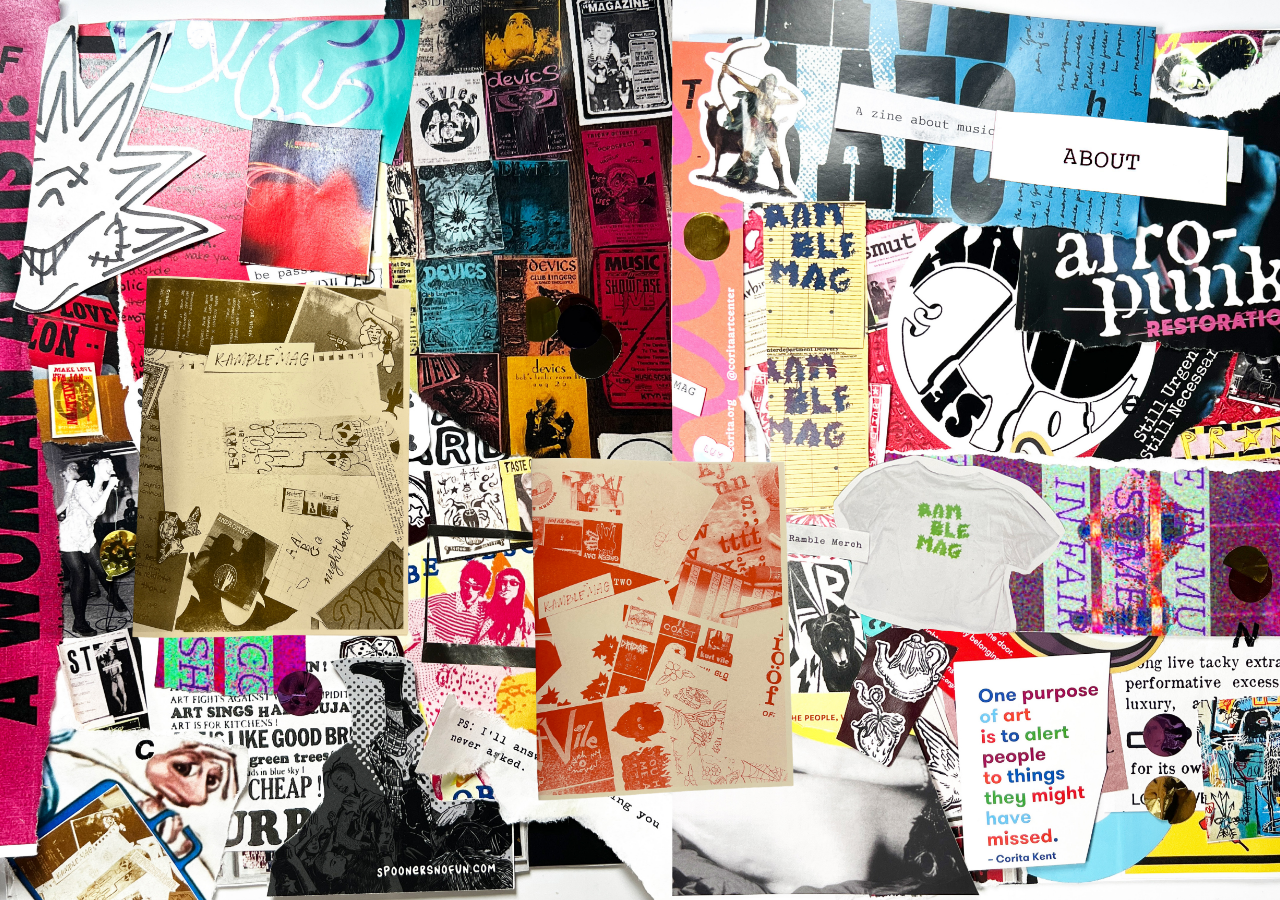
<file: index.html>
<!DOCTYPE html>
<html lang="en">
<head>
    <meta charset="UTF-8">
    <meta name="viewport" content="width=device-width, initial-scale=1.0">
    <title>Ramble Mag Online Zine</title>
    <link rel="stylesheet" href="index.css">
</head>
<body class="perspective">
    <div id="title"></div>

    <!-- Squares will be added by JavaScript -->

    <script src="index.js"></script>
</body>
</html>
</file>
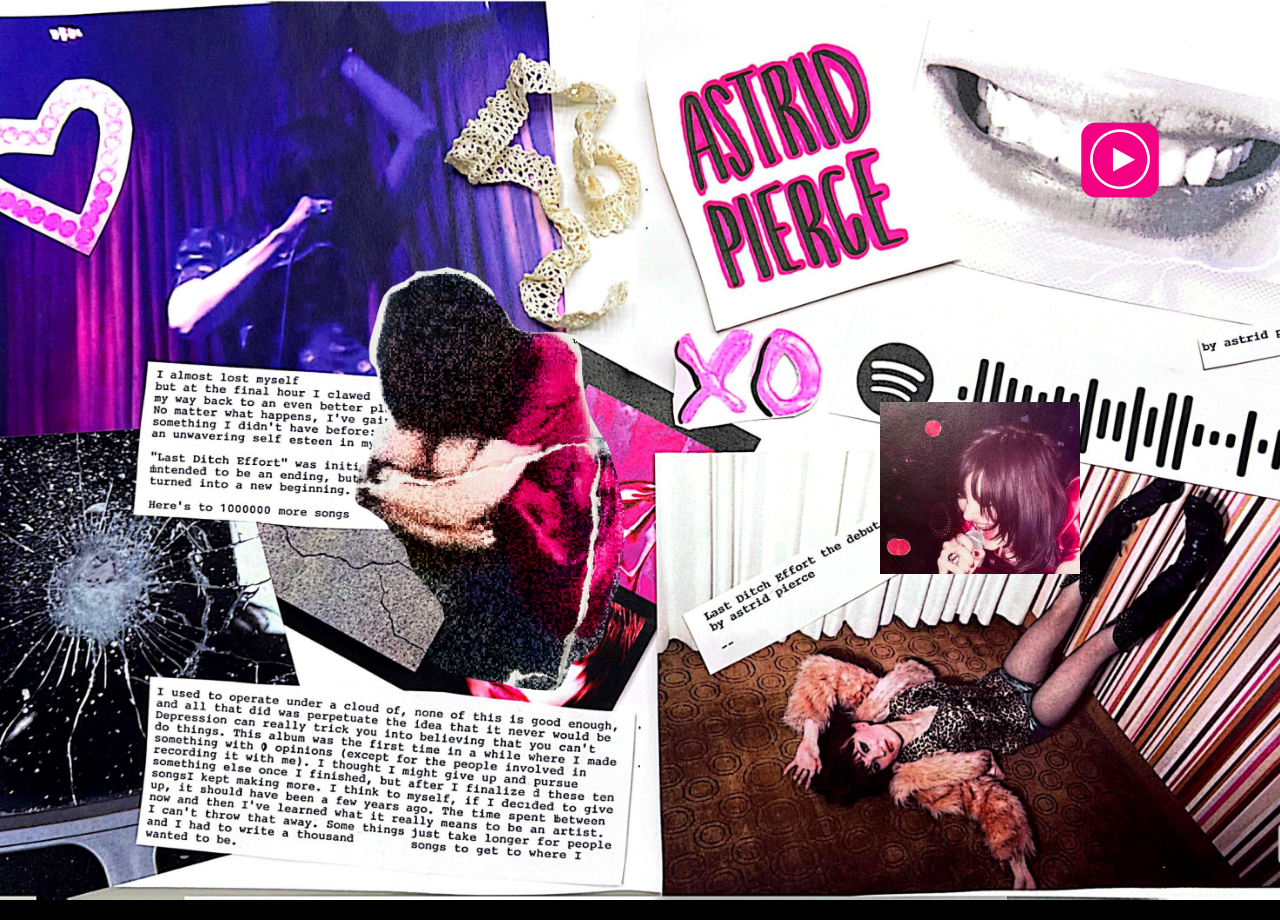
<file: astrid.html>
<!DOCTYPE html>
<html lang="en">
<head>
    <meta charset="UTF-8">
    <meta name="viewport" content="width=device-width, initial-scale=1.0">
    <title>Ramble Mag : Astrid Pierce</title>
    <link rel="stylesheet" href="astrid.css">
</head>

<body class="perspective">

<div id="title"></div>

<!-- Audio element -->
<audio id="myAudio">
    <source src="astrid/song.mp3" type="audio/mpeg">
</audio>

<!-- Load JS LAST -->
<script src="astrid.js"></script>

</body>
</html>
</file>
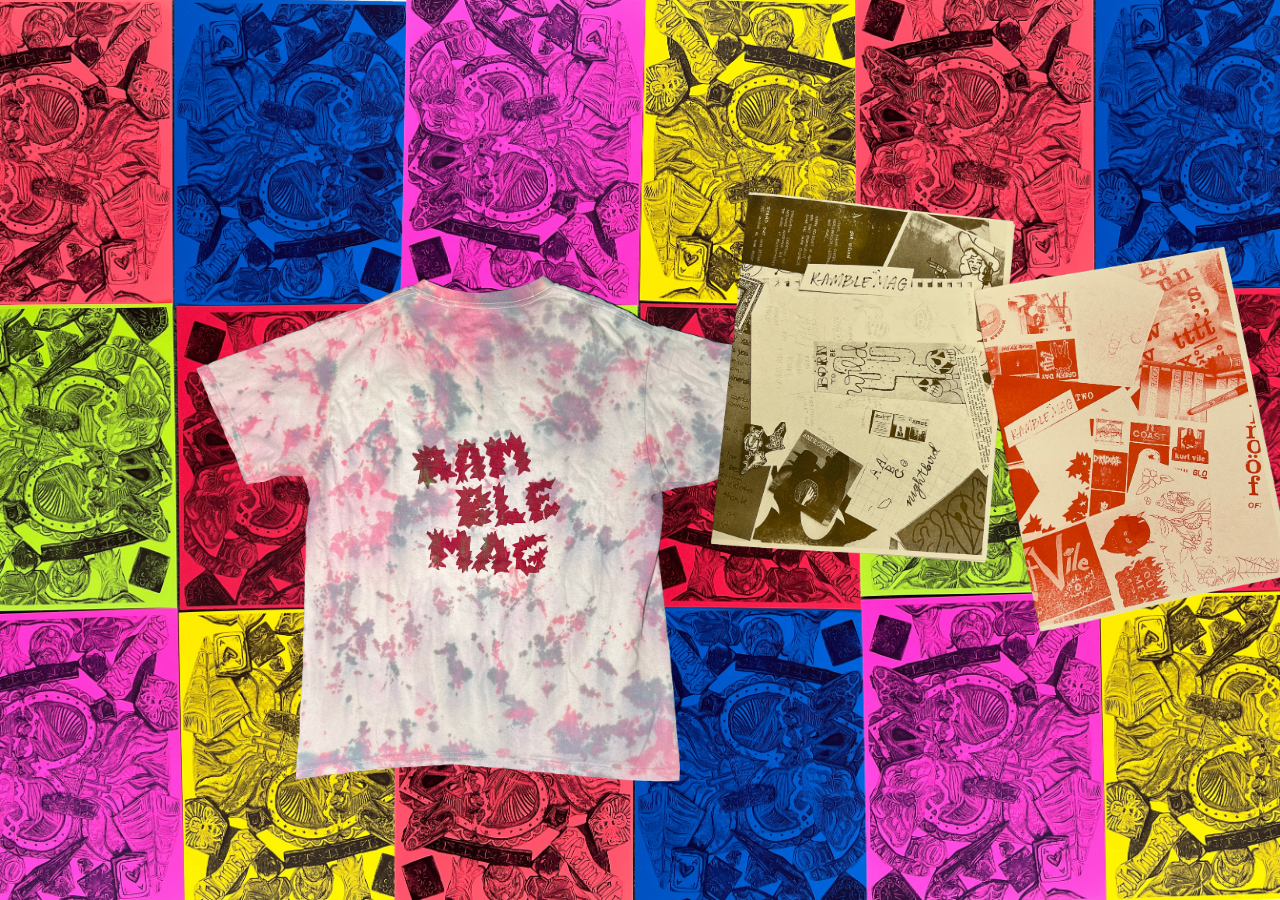
<file: merch.html>
<!DOCTYPE html>
<html lang="en">
<head>
    <meta charset="UTF-8">
    <meta name="viewport" content="width=device-width, initial-scale=1.0">
    <title>Ramble Mag Online Merch Site</title>
    <link rel="stylesheet" href="merch.css">
</head>
<body class="perspective">
    <div id="title"></div>

    <!-- Squares will be added by JavaScript -->

    <script src="merch.js"></script>
</body>
</html>
</file>
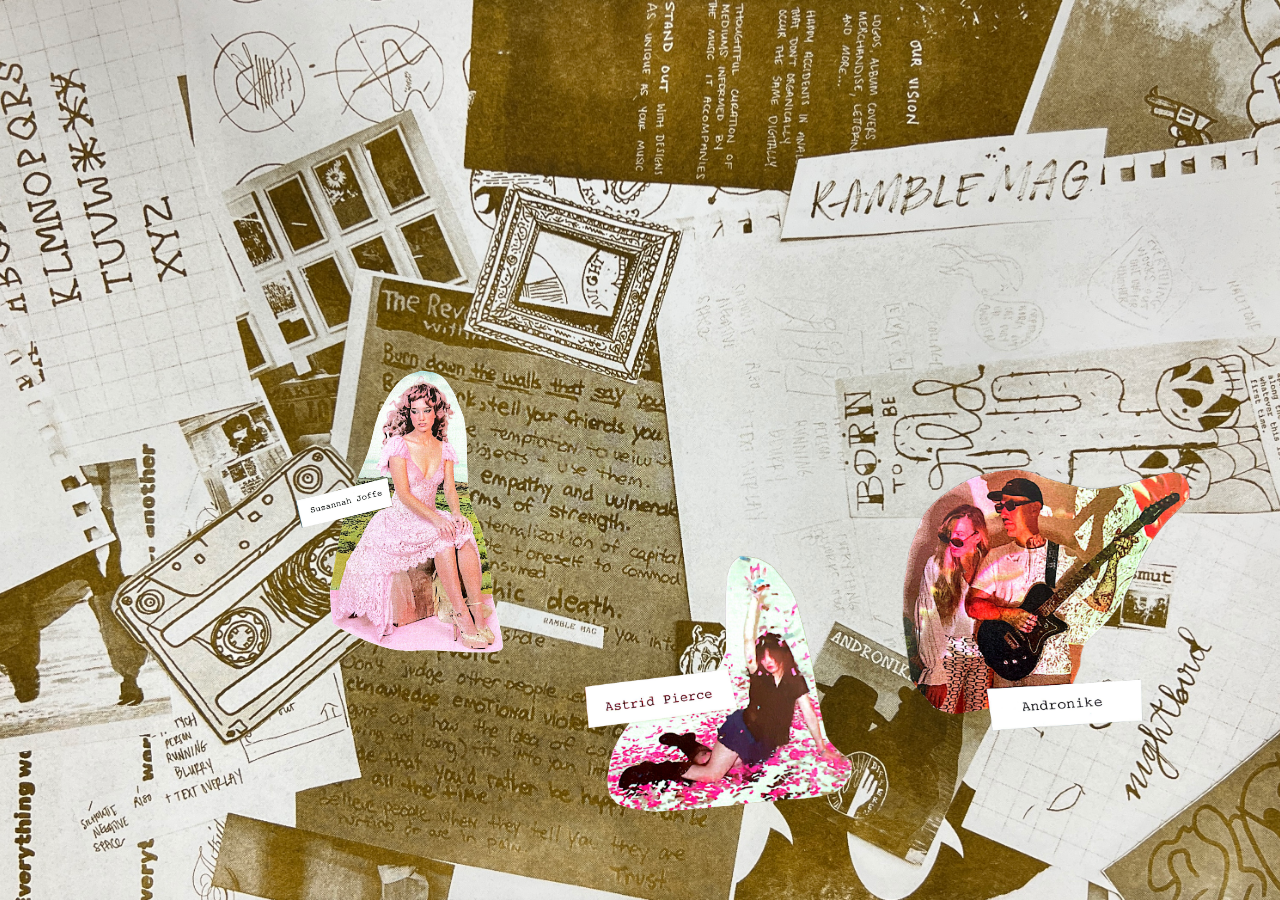
<file: zine1.html>
<!DOCTYPE html>
<html lang="en">
<head>
    <meta charset="UTF-8">
    <meta name="viewport" content="width=device-width, initial-scale=1.0">
    <title>Ramble Mag Volume 01</title>
    <link rel="stylesheet" href="zine1.css">
</head>
<body class="perspective">
    <div id="title"></div>

    <!-- Squares will be added by JavaScript -->

    <script src="zine1.js"></script>
</body>
</html>
</file>
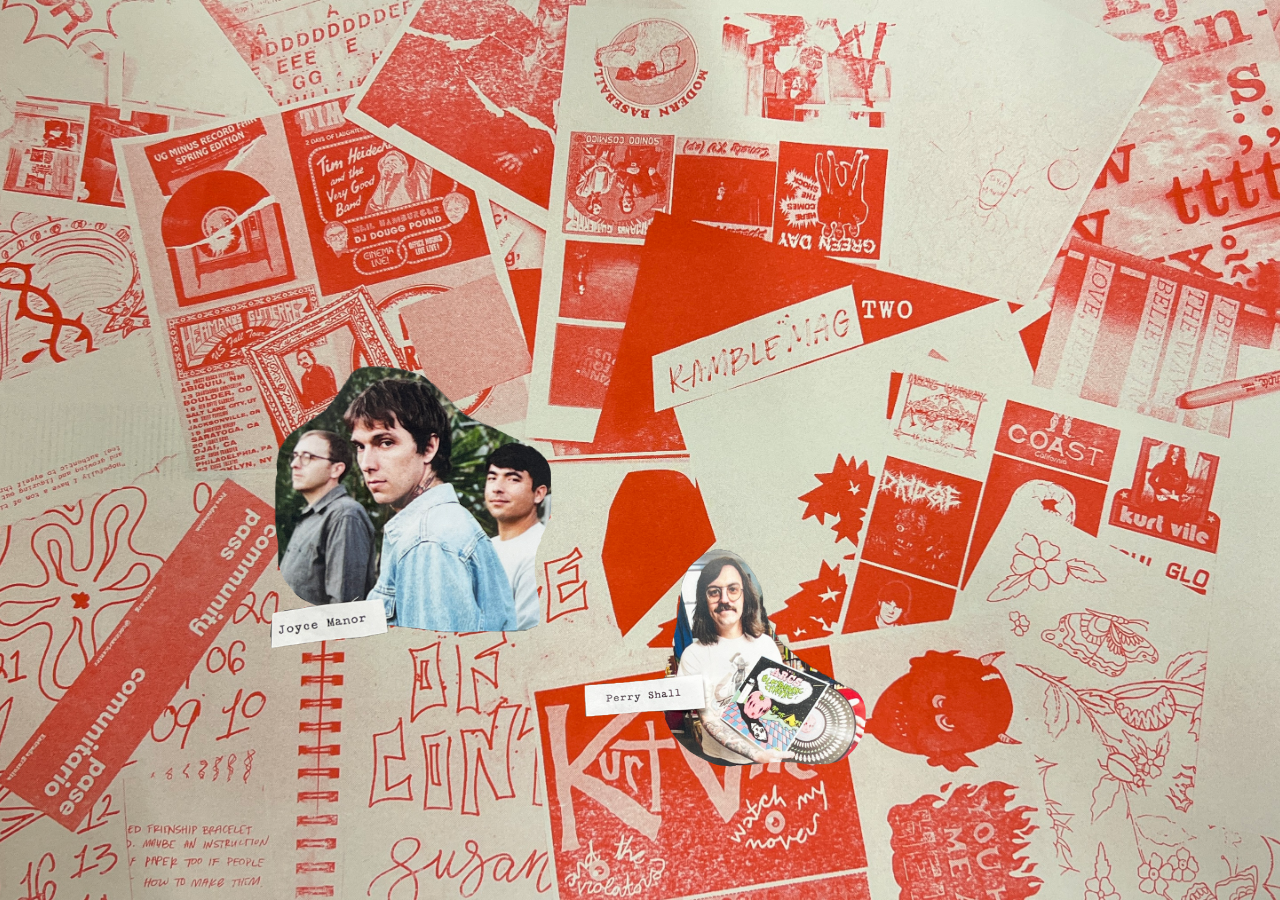
<file: zine2.html>
<!DOCTYPE html>
<html lang="en">
<head>
    <meta charset="UTF-8">
    <meta name="viewport" content="width=device-width, initial-scale=1.0">
    <title>Ramble Mag Volume 02</title>
    <link rel="stylesheet" href="zine2.css">
</head>
<body class="perspective">
    <div id="title"></div>

    <!-- Squares will be added by JavaScript -->

    <script src="zine2.js"></script>
</body>
</html>
</file>
<file: index.css>
*{
    margin: 0;
    padding: 0;
    box-sizing: border-box;
}

body, html {
    height: 100%;
    background-color: #000000;
    font-family: Arial, sans-serif;
    overflow: hidden;
    cursor: pointer;
    background-image: url('homepage/background-home.JPG');  /* Set your background image here */
    background-size: cover;  /* Ensure the image covers the entire background */
    background-position: center;  /* Center the image */
    background-attachment: fixed;  /* Keep the background fixed while scrolling */
}

.nav-button{
    position: absolute;
    width: 300px;
    cursor: pointer;
    transition: transform 0.2s;
}

.nav-button:hover{
    transform: scale(1.1);
}


.nav-button:nth-of-type(1){ /*merch*/
    top: 50%;
    left: 60%;
}

.nav-button:nth-of-type(2){ /*about*/
    top: 10%;
    left: 75%;
}

.nav-button:nth-of-type(3){ /*vol1*/
    top: 30%;
    left: 10%;
}

.nav-button:nth-of-type(4){ /*vol 2*/
    top: 50%;
    left: 40%;
}
</file>
<file: astrid.css>
*{
    margin: 100px;
    padding: 0;
    box-sizing: border-box;
}

body, html {
    height: 80%;
    background-color: #000000;
    font-family: Arial, sans-serif;
    overflow: hidden;
    cursor: pointer;
    background-image: url('astrid/Astrid-01.jpg');  /* Set your background image here */
    background-size: cover;  /* Ensure the image covers the entire background */
    background-position: center;  /* Center the image */
    background-attachment: fixed;  /* Keep the background fixed while scrolling */
}

body {
    display: flex;
    justify-content: center;
    align-items: center;
    gap: 40px; /* space between buttons */
}
</file>
<file: merch.css>
*{
    margin: 0;
    padding: 0;
    box-sizing: border-box;
}

body, html {
    height: 100%;
    background-color: #000000;
    font-family: Arial, sans-serif;
    overflow: hidden;
    cursor: pointer;
    background-image: url('MERCH/merch-background.jpg');  /* Set your background image here */
    background-size: cover;  /* Ensure the image covers the entire background */
    background-position: center;  /* Center the image */
    background-attachment: fixed;  /* Keep the background fixed while scrolling */
}

.nav-button{
    position: absolute;
    width: 600px;
    cursor: pointer;
    transition: transform 0.2s;
}

.nav-button:hover{
    transform: scale(1.1);
}


.nav-button:nth-of-type(1){ /*tee*/
    top: 30%;
    left: 15%;
}

.nav-button:nth-of-type(2){ /*mag*/
    top: 20%;
    left: 55%;
}
</file>
<file: zine1.css>
*{
    margin: 0;
    padding: 0;
    box-sizing: border-box;
}

body, html {
    height: 100%;
    background-color: #000000;
    font-family: Arial, sans-serif;
    overflow: hidden;
    cursor: pointer;
    background-image: url('zine1-background.JPG');  /* Set your background image here */
    background-size: cover;  /* Ensure the image covers the entire background */
    background-position: center;  /* Center the image */
    background-attachment: fixed;  /* Keep the background fixed while scrolling */
}

.nav-button{
    position: absolute;
    width: 300px;
    cursor: pointer;
    transition: transform 0.2s;
}

.nav-button:hover{
    transform: scale(1.1);
}


.nav-button:nth-of-type(1){
    top: 40%;
    left: 20%;
}

.nav-button:nth-of-type(2){
    top: 60%;
    left: 45%;
}

.nav-button:nth-of-type(3){
    top: 50%;
    left: 70%;
}

.nav-button:nth-of-type(4){
    top: 10%;
    left: 10%;
}
</file>
<file: zine2.css>
*{
    margin: 0;
    padding: 0;
    box-sizing: border-box;
}

body, html {
    height: 100%;
    background-color: #000000;
    font-family: Arial, sans-serif;
    overflow: hidden;
    cursor: pointer;
    background-image: url('zine2-background.JPG');  /* Set your background image here */
    background-size: cover;  /* Ensure the image covers the entire background */
    background-position: center;  /* Center the image */
    background-attachment: fixed;  /* Keep the background fixed while scrolling */
}

.nav-button{
    position: absolute;
    width: 300px;
    cursor: pointer;
    transition: transform 0.2s;
}

.nav-button:hover{
    transform: scale(1.1);
}


.nav-button:nth-of-type(1){
    top: 40%;
    left: 20%;
}

.nav-button:nth-of-type(2){
    top: 60%;
    left: 45%;
}

.nav-button:nth-of-type(3){
    top: 50%;
    left: 70%;
}

.nav-button:nth-of-type(4){
    top: 10%;
    left: 10%;
}
</file>
